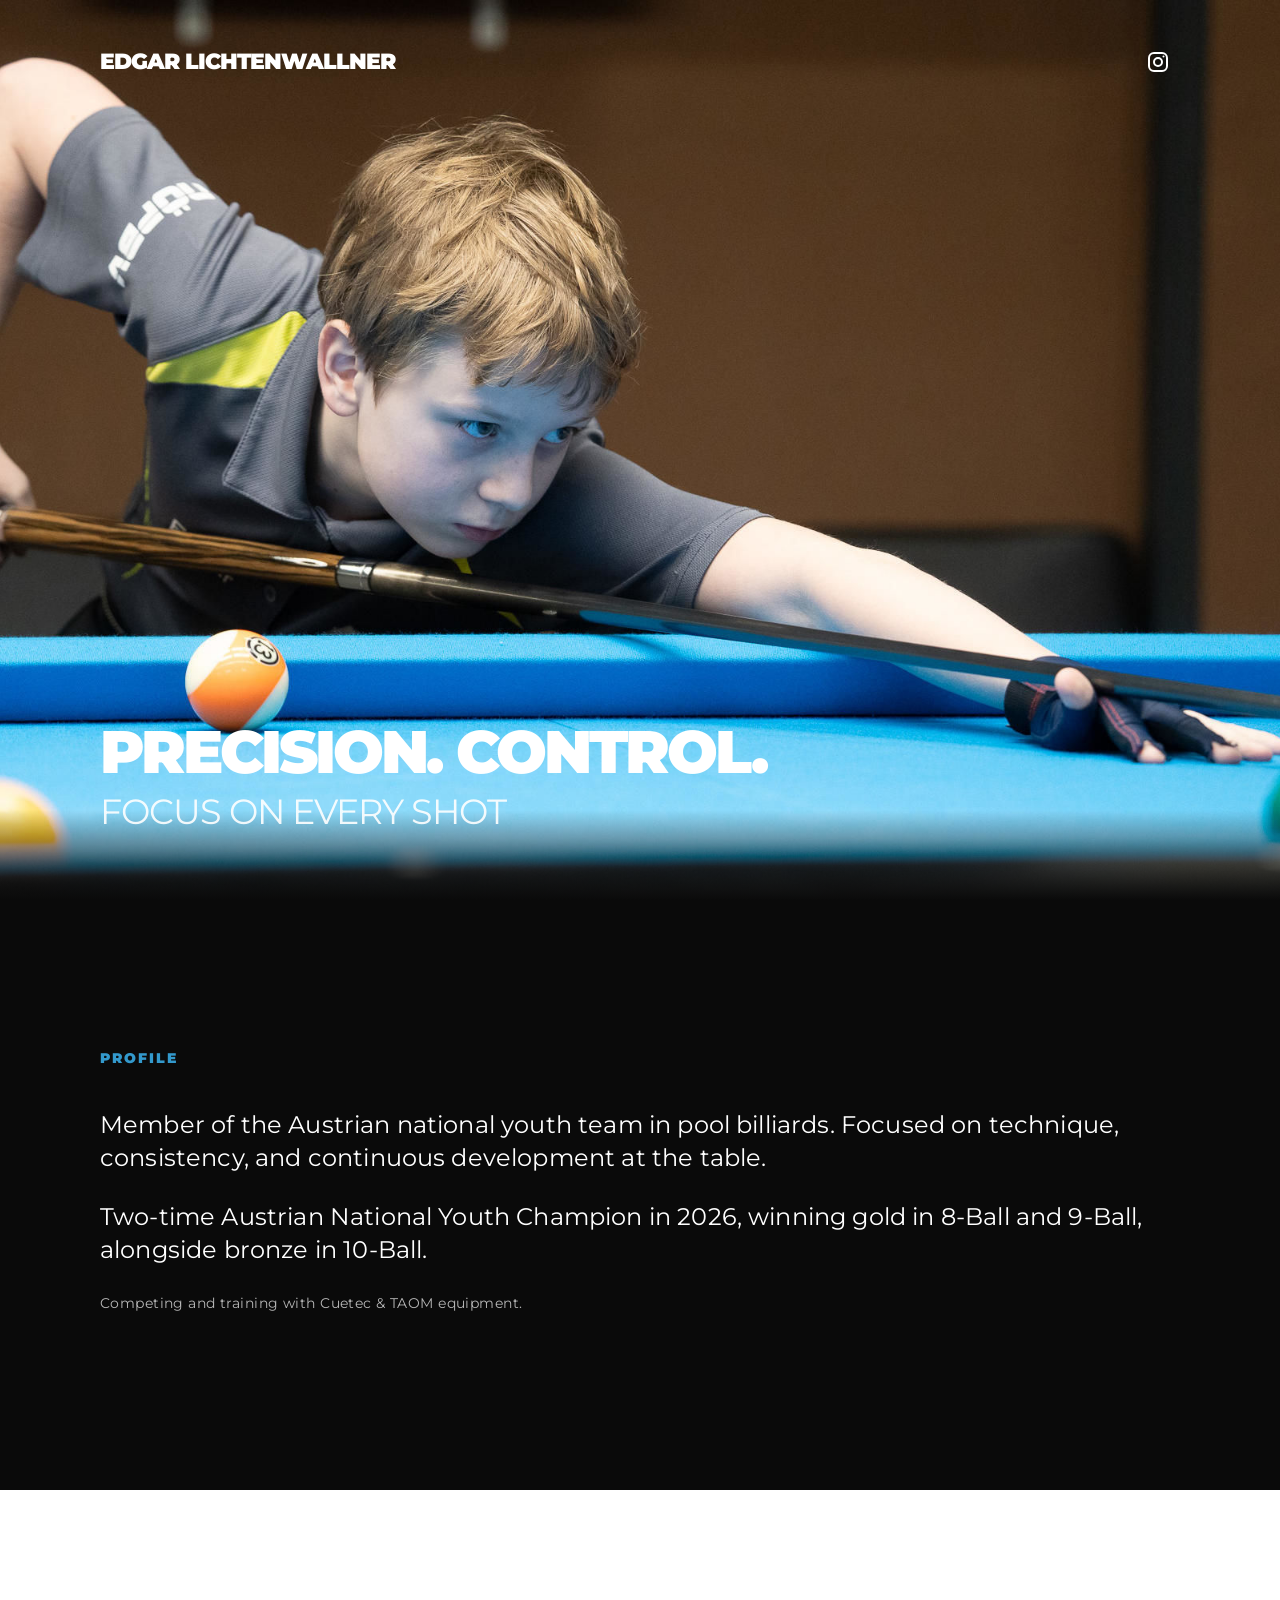
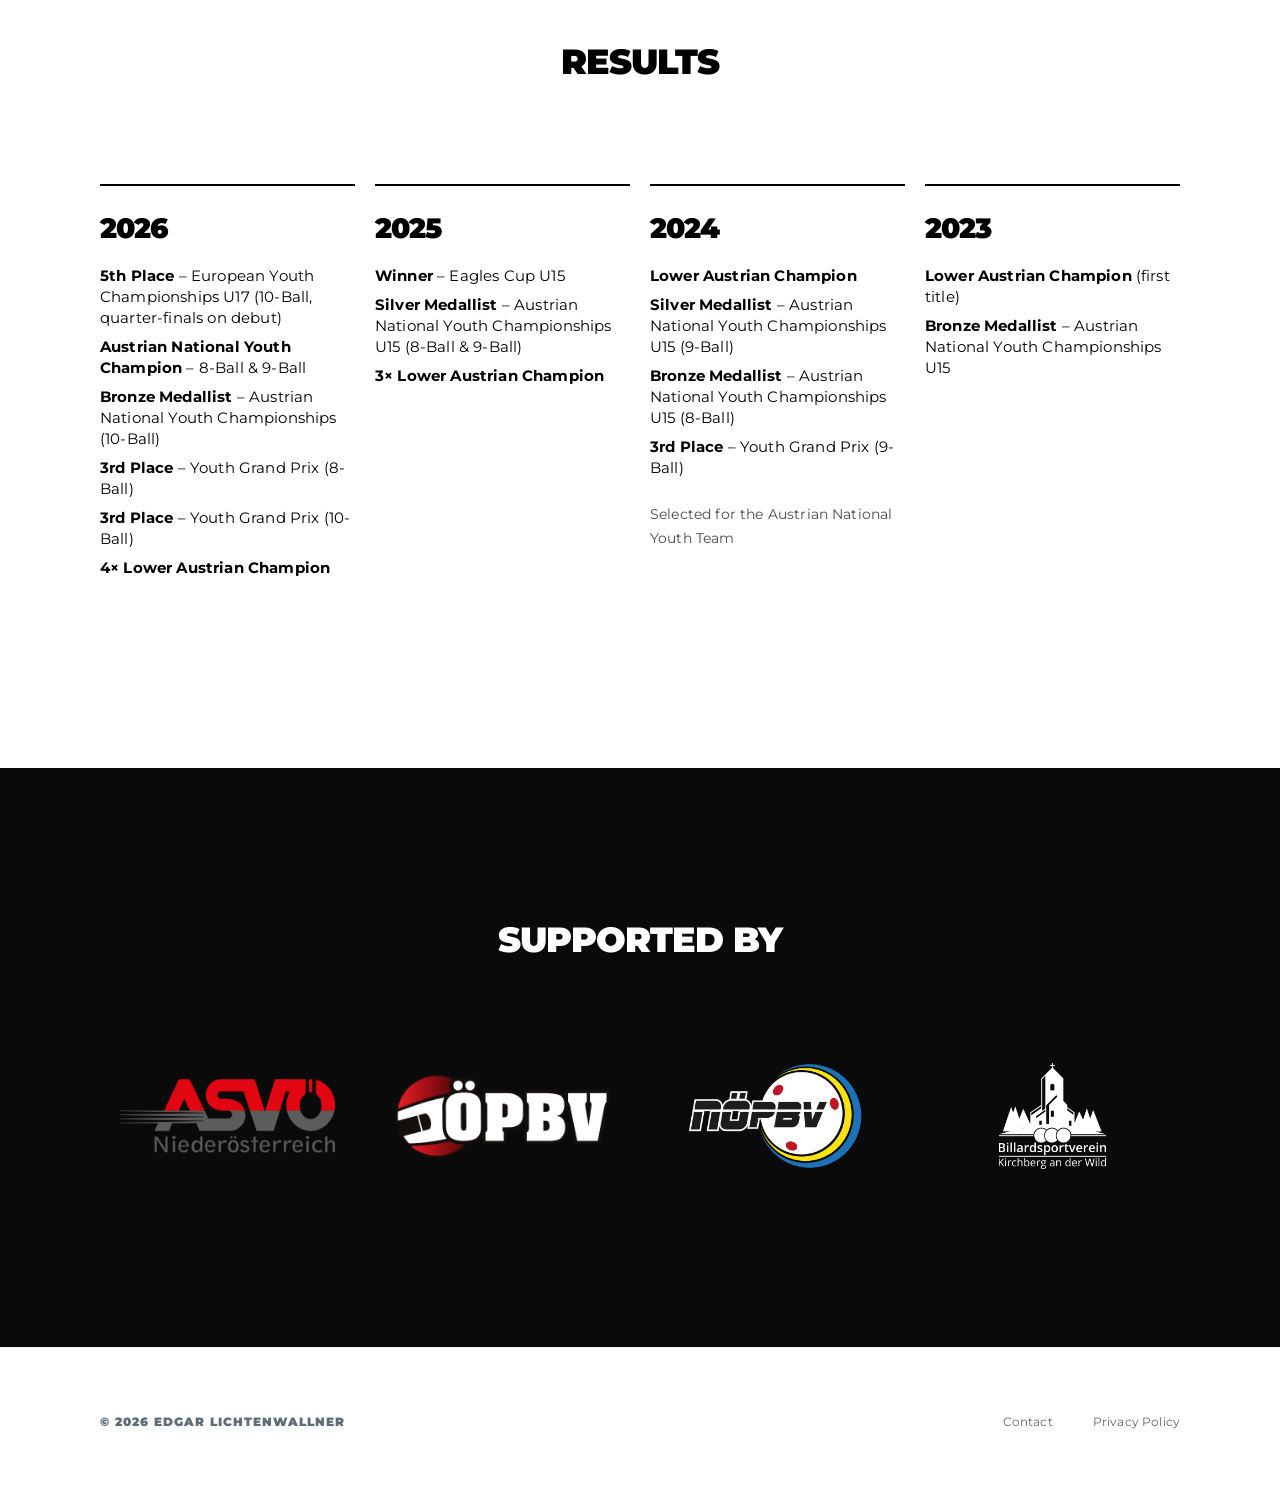
<file: index.html>
<!DOCTYPE html>
<html lang="en">
<head>
    <meta charset="UTF-8">
    <meta name="viewport" content="width=device-width, initial-scale=1.0">
    <title>Edgar Lichtenwallner | Austrian Pool Player</title>
    <meta name="description" content="Edgar Lichtenwallner, Austrian national youth team pool player and two-time Austrian National Youth Champion in 2026. Profile, results and supporters.">
    <link rel="canonical" href="https://edgar-lichtenwallner.at/">
    <link rel="stylesheet" href="assets/fonts/montserrat.css">
    <link rel="stylesheet" href="assets/css/normalize-8.0.1.css">
    <link rel="stylesheet" href="assets/css/milligram-1.4.1.css">
    <link rel="stylesheet" href="style.02.css">

    <meta property="og:type" content="website">
    <meta property="og:title" content="Edgar Lichtenwallner – Austrian Pool Player">
    <meta property="og:description" content="Member of the Austrian national youth team in pool billiards. Focused on precision, consistency and continuous development at the table.">
    <meta property="og:url" content="https://edgar-lichtenwallner.at/">
    <meta property="og:image" content="https://edgar-lichtenwallner.at/images/og-image-02.jpg">

    <meta property="og:image:width" content="1200">
    <meta property="og:image:height" content="630">
    <meta property="og:image:alt" content="Edgar Lichtenwallner playing pool billiards">

    <link rel="icon" type="image/png" href="/images/favicon-96x96.png" sizes="96x96" />
    <link rel="icon" type="image/svg+xml" href="/images/favicon.svg" />
    <link rel="shortcut icon" href="/images/favicon.ico" />
    <link rel="apple-touch-icon" sizes="180x180" href="/images/apple-touch-icon.png" />
    <link rel="manifest" href="/images/site.webmanifest" />
</head>
<body>

<nav class="main-nav">
    <div class="container nav-flex">
        <span class="brand">EDGAR LICHTENWALLNER</span>
        <div class="nav-socials">
            <a href="https://www.instagram.com/edgarlichtenwallner/" target="_blank" rel="noopener" aria-label="Edgar Lichtenwallner on Instagram">
                <svg width="24" height="24" viewBox="0 0 24 24" fill="none" stroke="currentColor" stroke-width="2" aria-hidden="true" focusable="false">
                    <rect x="3" y="3" width="18" height="18" rx="5" />
                    <circle cx="12" cy="12" r="4" />
                    <circle cx="17.5" cy="6.5" r="1" fill="currentColor" stroke="none" />
                </svg>
            </a>
        </div>
    </div>
</nav>

<header class="hero">
    <div class="container hero-container">
        <div class="hero-text">
            <h1 class="main-slogan">
                PRECISION. CONTROL.<br>
                <span class="thin">FOCUS ON EVERY SHOT</span>
            </h1>
        </div>
    </div>
</header>

<main>
    <section id="about" class="section-dark">
        <div class="container">
            <h2 class="section-label-accent">Profile</h2>
            <div class="row">
                <div class="column">
                    <p class="large-text">
                        Member of the Austrian national youth team in pool billiards.
                        Focused on technique, consistency, and continuous development at the table.
                    </p>
                    <p class="large-text">
                        Two-time Austrian National Youth Champion in 2026, winning gold in 8-Ball and 9-Ball, alongside bronze in 10-Ball.
                    </p>
                    <p class="setup-note">
                        Competing and training with Cuetec & TAOM equipment.
                    </p>
                </div>
            </div>
        </div>
    </section>

    <section id="career" class="section-white">
        <div class="container">
            <h2 class="section-label text-center">Results</h2>
            <div class="row">
                <div class="column">
                    <div class="highlight-item">
                        <strong>2026</strong>
                        <ul class="achievement-list">
                            <li><b>5th Place</b> – European Youth Championships U17 (10-Ball, quarter-finals on debut)</li>
                            <li><b>Austrian National Youth Champion</b> – 8-Ball & 9-Ball</li>
                            <li><b>Bronze Medallist</b> – Austrian National Youth Championships (10-Ball)</li>
                            <li><b>3rd Place</b> – Youth Grand Prix (8-Ball)</li>
                            <li><b>3rd Place</b> – Youth Grand Prix (10-Ball)</li>
                            <li><b>4× Lower Austrian Champion</b></li>
                        </ul>
                    </div>
                </div>
                <div class="column">
                    <div class="highlight-item">
                        <strong>2025</strong>
                        <ul class="achievement-list">
                            <li><b>Winner</b> – Eagles Cup U15</li>
                            <li><b>Silver Medallist</b> – Austrian National Youth Championships U15 (8-Ball & 9-Ball)</li>
                            <li><b>3× Lower Austrian Champion</b></li>
                        </ul>
                    </div>
                </div>
                <div class="column">
                    <div class="highlight-item">
                        <strong>2024</strong>
                        <ul class="achievement-list">
                            <li><b>Lower Austrian Champion</b></li>
                            <li><b>Silver Medallist</b> – Austrian National Youth Championships U15 (9-Ball)</li>
                            <li><b>Bronze Medallist</b> – Austrian National Youth Championships U15 (8-Ball)</li>
                            <li><b>3rd Place</b> – Youth Grand Prix (9-Ball)</li>
                        </ul>
                        <div class="milestone">
                            Selected for the Austrian National Youth Team
                        </div>
                    </div>
                </div>
                <div class="column">
                    <div class="highlight-item">
                        <strong>2023</strong>
                        <ul class="achievement-list">
                            <li><b>Lower Austrian Champion</b> (first title)</li>
                            <li><b>Bronze Medallist</b> – Austrian National Youth Championships U15</li>
                        </ul>
                    </div>
                </div>
            </div>
        </div>
    </section>

    <section id="partners" class="section-dark">
        <div class="container">
            <h2 class="section-label-light text-center">Supported By</h2>
            <div class="row partner-grid">
                <div class="column">
                    <a href="https://www.asvoe-noe.at/" target="_blank" rel="noopener">
                        <img src="asvoenoe.png" alt="ASVÖ NÖ"
                             class="partner-logo" width="1024" height="512" loading="lazy" decoding="async">
                    </a>
                </div>
                <div class="column">
                    <a href="https://www.oepbv.at/" target="_blank" rel="noopener">
                        <picture>
                            <source srcset="images/oepbv.webp" type="image/webp">
                            <img src="oepbv.png" alt="ÖPBV" class="partner-logo" width="1024" height="512" loading="lazy" decoding="async">
                        </picture>
                    </a>
                </div>
                <div class="column">
                    <a href="https://www.noebsv.at/sektionen/pool" target="_blank" rel="noopener">
                        <picture>
                            <source srcset="images/noepbv.webp" type="image/webp">
                            <img src="noepbv.png" alt="NÖPBV" class="partner-logo" width="1500" height="750" loading="lazy" decoding="async">
                        </picture>
                    </a>
                </div>
                <div class="column">
                    <a href="https://bv-kirchberg.at/" target="_blank" rel="noopener">
                        <picture>
                            <source srcset="images/bsv-kirchberg.webp" type="image/webp">
                            <img src="bsv-kirchberg.png" alt="BV Kirchberg" class="partner-logo" width="800" height="400" loading="lazy" decoding="async">
                        </picture>
                    </a>
                </div>
            </div>
        </div>
    </section>
</main>

<footer class="site-footer">
    <div class="container">
        <div class="footer-content">
            <div class="footer-left">
                <span class="copyright">&copy; 2026 EDGAR LICHTENWALLNER</span>
            </div>
            <div class="footer-right">
                <ul class="footer-links">
                    <li><a href="mailto:contact@lichtenwallner.at">Contact</a></li>
                    <li><a href="/privacy/">Privacy Policy</a></li>
                </ul>
            </div>
        </div>
    </div>
</footer>
</body>
</html>
</file>
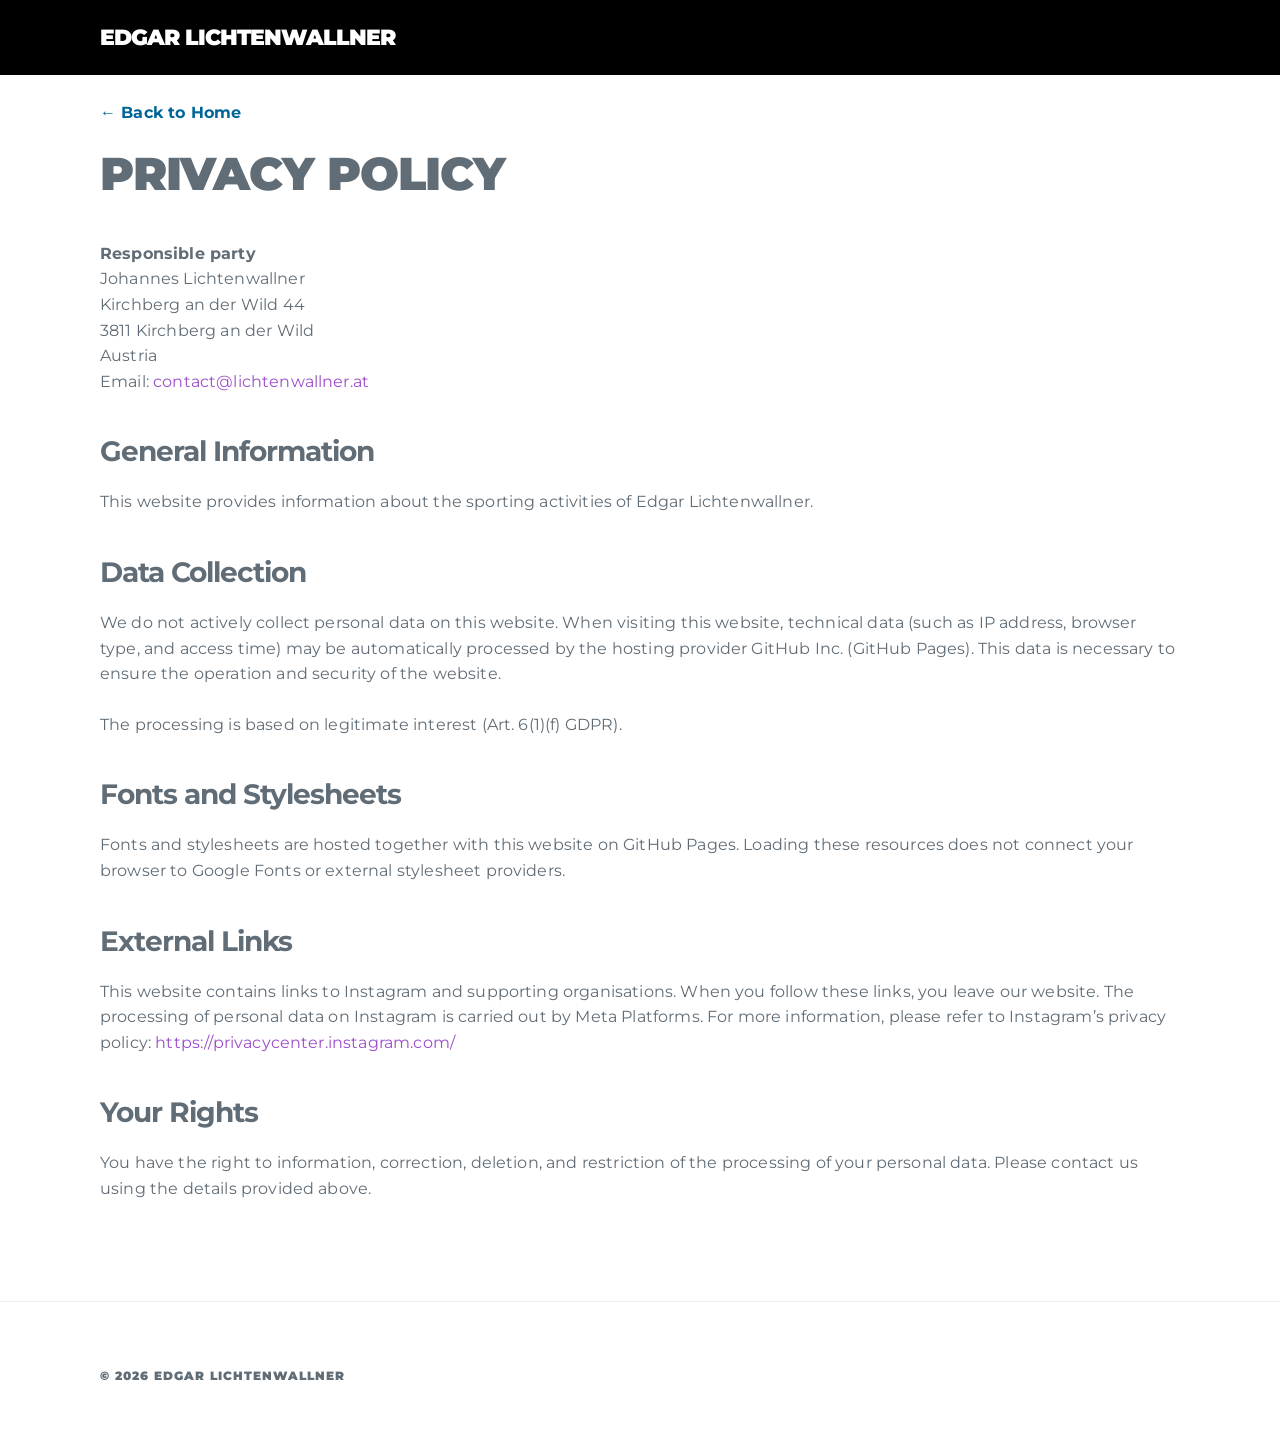
<file: privacy/index.html>
<!DOCTYPE html>
<html lang="en">
<head>
    <meta charset="UTF-8">
    <meta name="viewport" content="width=device-width, initial-scale=1.0">
    <title>Privacy Policy | Edgar Lichtenwallner</title>

    <meta name="description" content="Privacy information for edgar-lichtenwallner.at, including hosting, external links and contact details.">
    <link rel="canonical" href="https://edgar-lichtenwallner.at/privacy/">
    <link rel="stylesheet" href="../assets/fonts/montserrat.css">
    <link rel="stylesheet" href="../assets/css/normalize-8.0.1.css">
    <link rel="stylesheet" href="../assets/css/milligram-1.4.1.css">
    <link rel="stylesheet" href="../style.02.css">

    <style>
        /* Spezifische Anpassung für die schlichte Unterseite */
        body { padding-top: 10rem; }
        .privacy-content { margin-bottom: 10rem; }
        .privacy-content h1 { font-weight: 900; text-transform: uppercase; letter-spacing: -1px; margin-bottom: 4rem; }
        .privacy-content h2 { font-size: 2.8rem; font-weight: 700; margin-top: 4rem; }
        .back-link { display: inline-block; margin-bottom: 2rem; color: #006699; font-weight: 700; text-decoration: none; }
    </style>
</head>
<body>

<nav class="main-nav" style="background-color: #000; padding: 2rem 0;">
    <div class="container nav-flex">
        <a href="../" class="brand">EDGAR LICHTENWALLNER</a>
    </div>
</nav>

<main class="container privacy-content">
    <a href="../" class="back-link">&larr; Back to Home</a>

    <h1>Privacy Policy</h1>

    <p><strong>Responsible party</strong><br>
        Johannes Lichtenwallner<br>
        Kirchberg an der Wild 44<br>
        3811 Kirchberg an der Wild<br>
        Austria<br>
        Email: <a href="mailto:contact@lichtenwallner.at">contact@lichtenwallner.at</a>
    </p>

    <h2>General Information</h2>
    <p>
        This website provides information about the sporting activities of Edgar Lichtenwallner.
    </p>

    <h2>Data Collection</h2>
    <p>
        We do not actively collect personal data on this website.
        When visiting this website, technical data (such as IP address, browser type, and access time)
        may be automatically processed by the hosting provider GitHub Inc. (GitHub Pages).
        This data is necessary to ensure the operation and security of the website.
    </p>
    <p>
        The processing is based on legitimate interest (Art. 6(1)(f) GDPR).
    </p>

    <h2>Fonts and Stylesheets</h2>
    <p>
        Fonts and stylesheets are hosted together with this website on GitHub Pages.
        Loading these resources does not connect your browser to Google Fonts or external stylesheet providers.
    </p>

    <h2>External Links</h2>
    <p>
        This website contains links to Instagram and supporting organisations. When you follow these links, you leave our website.
        The processing of personal data on Instagram is carried out by Meta Platforms.
        For more information, please refer to Instagram’s privacy policy:
        <a href="https://privacycenter.instagram.com/" target="_blank" rel="noopener">https://privacycenter.instagram.com/</a>
    </p>

    <h2>Your Rights</h2>
    <p>
        You have the right to information, correction, deletion, and restriction of the processing of your personal data.
        Please contact us using the details provided above.
    </p>
</main>

<footer class="site-footer">
    <div class="container">
        <div class="footer-content">
            <div class="footer-left">
                <span class="copyright">&copy; 2026 EDGAR LICHTENWALLNER</span>
            </div>
        </div>
    </div>
</footer>

</body>
</html>
</file>
<file: assets/fonts/montserrat.css>
/* Montserrat, SIL Open Font License 1.1; see OFL.txt. */
/* latin-ext */
@font-face {
  font-family: 'Montserrat';
  font-style: normal;
  font-weight: 400 900;
  font-display: swap;
  src: url(montserrat-latin-ext.woff2) format('woff2');
  unicode-range: U+0100-02BA, U+02BD-02C5, U+02C7-02CC, U+02CE-02D7, U+02DD-02FF, U+0304, U+0308, U+0329, U+1D00-1DBF, U+1E00-1E9F, U+1EF2-1EFF, U+2020, U+20A0-20AB, U+20AD-20C4, U+2113, U+2C60-2C7F, U+A720-A7FF;
}

/* latin */
@font-face {
  font-family: 'Montserrat';
  font-style: normal;
  font-weight: 400 900;
  font-display: swap;
  src: url(montserrat-latin.woff2) format('woff2');
  unicode-range: U+0000-00FF, U+0131, U+0152-0153, U+02BB-02BC, U+02C6, U+02DA, U+02DC, U+0304, U+0308, U+0329, U+2000-206F, U+20AC, U+2122, U+2191, U+2193, U+2212, U+2215, U+FEFF, U+FFFD;
}
</file>
<file: assets/css/milligram-1.4.1.css>
/*!
  * Milligram v1.4.1
  * https://milligram.io
  *
  * Copyright (c) 2020 CJ Patoilo
  * Licensed under the MIT license
 */

*,
*:after,
*:before {
  box-sizing: inherit;
}

html {
  box-sizing: border-box;
  font-size: 62.5%;
}

body {
  color: #606c76;
  font-family: 'Roboto', 'Helvetica Neue', 'Helvetica', 'Arial', sans-serif;
  font-size: 1.6em;
  font-weight: 300;
  letter-spacing: .01em;
  line-height: 1.6;
}

blockquote {
  border-left: 0.3rem solid #d1d1d1;
  margin-left: 0;
  margin-right: 0;
  padding: 1rem 1.5rem;
}

blockquote *:last-child {
  margin-bottom: 0;
}

.button,
button,
input[type='button'],
input[type='reset'],
input[type='submit'] {
  background-color: #9b4dca;
  border: 0.1rem solid #9b4dca;
  border-radius: .4rem;
  color: #fff;
  cursor: pointer;
  display: inline-block;
  font-size: 1.1rem;
  font-weight: 700;
  height: 3.8rem;
  letter-spacing: .1rem;
  line-height: 3.8rem;
  padding: 0 3.0rem;
  text-align: center;
  text-decoration: none;
  text-transform: uppercase;
  white-space: nowrap;
}

.button:focus, .button:hover,
button:focus,
button:hover,
input[type='button']:focus,
input[type='button']:hover,
input[type='reset']:focus,
input[type='reset']:hover,
input[type='submit']:focus,
input[type='submit']:hover {
  background-color: #606c76;
  border-color: #606c76;
  color: #fff;
  outline: 0;
}

.button[disabled],
button[disabled],
input[type='button'][disabled],
input[type='reset'][disabled],
input[type='submit'][disabled] {
  cursor: default;
  opacity: .5;
}

.button[disabled]:focus, .button[disabled]:hover,
button[disabled]:focus,
button[disabled]:hover,
input[type='button'][disabled]:focus,
input[type='button'][disabled]:hover,
input[type='reset'][disabled]:focus,
input[type='reset'][disabled]:hover,
input[type='submit'][disabled]:focus,
input[type='submit'][disabled]:hover {
  background-color: #9b4dca;
  border-color: #9b4dca;
}

.button.button-outline,
button.button-outline,
input[type='button'].button-outline,
input[type='reset'].button-outline,
input[type='submit'].button-outline {
  background-color: transparent;
  color: #9b4dca;
}

.button.button-outline:focus, .button.button-outline:hover,
button.button-outline:focus,
button.button-outline:hover,
input[type='button'].button-outline:focus,
input[type='button'].button-outline:hover,
input[type='reset'].button-outline:focus,
input[type='reset'].button-outline:hover,
input[type='submit'].button-outline:focus,
input[type='submit'].button-outline:hover {
  background-color: transparent;
  border-color: #606c76;
  color: #606c76;
}

.button.button-outline[disabled]:focus, .button.button-outline[disabled]:hover,
button.button-outline[disabled]:focus,
button.button-outline[disabled]:hover,
input[type='button'].button-outline[disabled]:focus,
input[type='button'].button-outline[disabled]:hover,
input[type='reset'].button-outline[disabled]:focus,
input[type='reset'].button-outline[disabled]:hover,
input[type='submit'].button-outline[disabled]:focus,
input[type='submit'].button-outline[disabled]:hover {
  border-color: inherit;
  color: #9b4dca;
}

.button.button-clear,
button.button-clear,
input[type='button'].button-clear,
input[type='reset'].button-clear,
input[type='submit'].button-clear {
  background-color: transparent;
  border-color: transparent;
  color: #9b4dca;
}

.button.button-clear:focus, .button.button-clear:hover,
button.button-clear:focus,
button.button-clear:hover,
input[type='button'].button-clear:focus,
input[type='button'].button-clear:hover,
input[type='reset'].button-clear:focus,
input[type='reset'].button-clear:hover,
input[type='submit'].button-clear:focus,
input[type='submit'].button-clear:hover {
  background-color: transparent;
  border-color: transparent;
  color: #606c76;
}

.button.button-clear[disabled]:focus, .button.button-clear[disabled]:hover,
button.button-clear[disabled]:focus,
button.button-clear[disabled]:hover,
input[type='button'].button-clear[disabled]:focus,
input[type='button'].button-clear[disabled]:hover,
input[type='reset'].button-clear[disabled]:focus,
input[type='reset'].button-clear[disabled]:hover,
input[type='submit'].button-clear[disabled]:focus,
input[type='submit'].button-clear[disabled]:hover {
  color: #9b4dca;
}

code {
  background: #f4f5f6;
  border-radius: .4rem;
  font-size: 86%;
  margin: 0 .2rem;
  padding: .2rem .5rem;
  white-space: nowrap;
}

pre {
  background: #f4f5f6;
  border-left: 0.3rem solid #9b4dca;
  overflow-y: hidden;
}

pre > code {
  border-radius: 0;
  display: block;
  padding: 1rem 1.5rem;
  white-space: pre;
}

hr {
  border: 0;
  border-top: 0.1rem solid #f4f5f6;
  margin: 3.0rem 0;
}

input[type='color'],
input[type='date'],
input[type='datetime'],
input[type='datetime-local'],
input[type='email'],
input[type='month'],
input[type='number'],
input[type='password'],
input[type='search'],
input[type='tel'],
input[type='text'],
input[type='url'],
input[type='week'],
input:not([type]),
textarea,
select {
  -webkit-appearance: none;
  background-color: transparent;
  border: 0.1rem solid #d1d1d1;
  border-radius: .4rem;
  box-shadow: none;
  box-sizing: inherit;
  height: 3.8rem;
  padding: .6rem 1.0rem .7rem;
  width: 100%;
}

input[type='color']:focus,
input[type='date']:focus,
input[type='datetime']:focus,
input[type='datetime-local']:focus,
input[type='email']:focus,
input[type='month']:focus,
input[type='number']:focus,
input[type='password']:focus,
input[type='search']:focus,
input[type='tel']:focus,
input[type='text']:focus,
input[type='url']:focus,
input[type='week']:focus,
input:not([type]):focus,
textarea:focus,
select:focus {
  border-color: #9b4dca;
  outline: 0;
}

select {
  background: url('data:image/svg+xml;utf8,<svg xmlns="http://www.w3.org/2000/svg" viewBox="0 0 30 8" width="30"><path fill="%23d1d1d1" d="M0,0l6,8l6-8"/></svg>') center right no-repeat;
  padding-right: 3.0rem;
}

select:focus {
  background-image: url('data:image/svg+xml;utf8,<svg xmlns="http://www.w3.org/2000/svg" viewBox="0 0 30 8" width="30"><path fill="%239b4dca" d="M0,0l6,8l6-8"/></svg>');
}

select[multiple] {
  background: none;
  height: auto;
}

textarea {
  min-height: 6.5rem;
}

label,
legend {
  display: block;
  font-size: 1.6rem;
  font-weight: 700;
  margin-bottom: .5rem;
}

fieldset {
  border-width: 0;
  padding: 0;
}

input[type='checkbox'],
input[type='radio'] {
  display: inline;
}

.label-inline {
  display: inline-block;
  font-weight: normal;
  margin-left: .5rem;
}

.container {
  margin: 0 auto;
  max-width: 112.0rem;
  padding: 0 2.0rem;
  position: relative;
  width: 100%;
}

.row {
  display: flex;
  flex-direction: column;
  padding: 0;
  width: 100%;
}

.row.row-no-padding {
  padding: 0;
}

.row.row-no-padding > .column {
  padding: 0;
}

.row.row-wrap {
  flex-wrap: wrap;
}

.row.row-top {
  align-items: flex-start;
}

.row.row-bottom {
  align-items: flex-end;
}

.row.row-center {
  align-items: center;
}

.row.row-stretch {
  align-items: stretch;
}

.row.row-baseline {
  align-items: baseline;
}

.row .column {
  display: block;
  flex: 1 1 auto;
  margin-left: 0;
  max-width: 100%;
  width: 100%;
}

.row .column.column-offset-10 {
  margin-left: 10%;
}

.row .column.column-offset-20 {
  margin-left: 20%;
}

.row .column.column-offset-25 {
  margin-left: 25%;
}

.row .column.column-offset-33, .row .column.column-offset-34 {
  margin-left: 33.3333%;
}

.row .column.column-offset-40 {
  margin-left: 40%;
}

.row .column.column-offset-50 {
  margin-left: 50%;
}

.row .column.column-offset-60 {
  margin-left: 60%;
}

.row .column.column-offset-66, .row .column.column-offset-67 {
  margin-left: 66.6666%;
}

.row .column.column-offset-75 {
  margin-left: 75%;
}

.row .column.column-offset-80 {
  margin-left: 80%;
}

.row .column.column-offset-90 {
  margin-left: 90%;
}

.row .column.column-10 {
  flex: 0 0 10%;
  max-width: 10%;
}

.row .column.column-20 {
  flex: 0 0 20%;
  max-width: 20%;
}

.row .column.column-25 {
  flex: 0 0 25%;
  max-width: 25%;
}

.row .column.column-33, .row .column.column-34 {
  flex: 0 0 33.3333%;
  max-width: 33.3333%;
}

.row .column.column-40 {
  flex: 0 0 40%;
  max-width: 40%;
}

.row .column.column-50 {
  flex: 0 0 50%;
  max-width: 50%;
}

.row .column.column-60 {
  flex: 0 0 60%;
  max-width: 60%;
}

.row .column.column-66, .row .column.column-67 {
  flex: 0 0 66.6666%;
  max-width: 66.6666%;
}

.row .column.column-75 {
  flex: 0 0 75%;
  max-width: 75%;
}

.row .column.column-80 {
  flex: 0 0 80%;
  max-width: 80%;
}

.row .column.column-90 {
  flex: 0 0 90%;
  max-width: 90%;
}

.row .column .column-top {
  align-self: flex-start;
}

.row .column .column-bottom {
  align-self: flex-end;
}

.row .column .column-center {
  align-self: center;
}

@media (min-width: 40rem) {
  .row {
    flex-direction: row;
    margin-left: -1.0rem;
    width: calc(100% + 2.0rem);
  }
  .row .column {
    margin-bottom: inherit;
    padding: 0 1.0rem;
  }
}

a {
  color: #9b4dca;
  text-decoration: none;
}

a:focus, a:hover {
  color: #606c76;
}

dl,
ol,
ul {
  list-style: none;
  margin-top: 0;
  padding-left: 0;
}

dl dl,
dl ol,
dl ul,
ol dl,
ol ol,
ol ul,
ul dl,
ul ol,
ul ul {
  font-size: 90%;
  margin: 1.5rem 0 1.5rem 3.0rem;
}

ol {
  list-style: decimal inside;
}

ul {
  list-style: circle inside;
}

.button,
button,
dd,
dt,
li {
  margin-bottom: 1.0rem;
}

fieldset,
input,
select,
textarea {
  margin-bottom: 1.5rem;
}

blockquote,
dl,
figure,
form,
ol,
p,
pre,
table,
ul {
  margin-bottom: 2.5rem;
}

table {
  border-spacing: 0;
  display: block;
  overflow-x: auto;
  text-align: left;
  width: 100%;
}

td,
th {
  border-bottom: 0.1rem solid #e1e1e1;
  padding: 1.2rem 1.5rem;
}

td:first-child,
th:first-child {
  padding-left: 0;
}

td:last-child,
th:last-child {
  padding-right: 0;
}

@media (min-width: 40rem) {
  table {
    display: table;
    overflow-x: initial;
  }
}

b,
strong {
  font-weight: bold;
}

p {
  margin-top: 0;
}

h1,
h2,
h3,
h4,
h5,
h6 {
  font-weight: 300;
  letter-spacing: -.1rem;
  margin-bottom: 2.0rem;
  margin-top: 0;
}

h1 {
  font-size: 4.6rem;
  line-height: 1.2;
}

h2 {
  font-size: 3.6rem;
  line-height: 1.25;
}

h3 {
  font-size: 2.8rem;
  line-height: 1.3;
}

h4 {
  font-size: 2.2rem;
  letter-spacing: -.08rem;
  line-height: 1.35;
}

h5 {
  font-size: 1.8rem;
  letter-spacing: -.05rem;
  line-height: 1.5;
}

h6 {
  font-size: 1.6rem;
  letter-spacing: 0;
  line-height: 1.4;
}

img {
  max-width: 100%;
}

.clearfix:after {
  clear: both;
  content: ' ';
  display: table;
}

.float-left {
  float: left;
}

.float-right {
  float: right;
}

/*# sourceMappingURL=milligram.css.map */
</file>
<file: style.02.css>
:root {
    --tournament-blue: #006699;
    --accent-on-dark: #3399cc;
    --black: #000000;
    --white: #ffffff;
    --grey: #666666;
    --dark-bg: #0a0a0a; /* Sehr tiefes Schwarz für maximalen Kontrast */
}

body {
    background-color: var(--white);
    font-family: 'Montserrat', sans-serif;
    margin: 0;
    padding: 0;
}

/* Navigation */
.main-nav {
    position: absolute;
    top: 0;
    left: 0;
    width: 100%;
    padding: 4rem 0;
    z-index: 10;
}

.nav-flex {
    display: flex;
    justify-content: space-between;
    align-items: center;
}

.brand {
    font-weight: 900;
    font-size: 2.2rem;
    letter-spacing: -1px;
    color: var(--white);
}

.nav-socials a {
    display: inline-flex;
    align-items: center;
    justify-content: center;
    min-width: 44px;
    min-height: 44px;
    color: var(--white);
    font-size: 2.4rem;
    transition: color 0.3s ease;
}

.nav-socials a:hover {
    color: var(--accent-on-dark);
}

a:focus-visible {
    outline: 2px solid currentColor;
    outline-offset: 4px;
}

/* Hero Section */

.hero {
    height: 100vh;
    height: 100svh;
    /* Erst der Gradient (liegt oben), dann das Bild (liegt unten) */
    background:
            linear-gradient(to bottom, rgba(10, 10, 10, 0) 90%, rgba(10, 10, 10, 1) 100%),
            url('images/hero-bg.jpg') no-repeat center center;
    background-size: cover;
    display: flex;
    align-items: flex-end;
    padding-bottom: 8vh;
    position: relative;
}


.main-slogan {
    color: var(--white);
    font-weight: 900;
    font-size: 6rem;
    line-height: 0.85;
    letter-spacing: -3px;
    margin: 0;
    text-transform: uppercase;
}

.main-slogan .thin {
    font-weight: 400;
    font-size: 3.5rem;
    letter-spacing: -1px;
    opacity: 0.9;
}

/* Section Logic */
section {
    padding: 15rem 0;
    width: 100%;
}

.section-white { background-color: var(--white); color: var(--black); }
.section-dark { background-color: var(--dark-bg); color: var(--white); }

/* Typography & Accents */
.section-label {
    font-weight: 900;
    font-size: 3.5rem;
    text-transform: uppercase;
    letter-spacing: -1px;
    margin-bottom: 8rem;
}

.section-label-accent {
    color: var(--accent-on-dark);
    font-weight: 900;
    font-size: 1.4rem;
    text-transform: uppercase;
    letter-spacing: 2px;
    margin-bottom: 4rem;
    display: block;
}

.section-label-light {
    color: var(--white);
    font-weight: 900;
    font-size: 3.5rem;
    text-transform: uppercase;
    letter-spacing: -1px;
    margin-bottom: 8rem;
}

.large-text {
    font-size: 2.4rem;
    line-height: 1.4;
    font-weight: 400;
}

.text-center { text-align: center; }

/* Career Grid Highlights */
#career .row {
    display: grid;
    grid-template-columns: 1fr;
    column-gap: 2rem;
    margin-left: 0;
    width: 100%;
}

#career .row > .column {
    padding: 0;
    min-width: 0;
}

.highlight-item {
    border-top: 2px solid var(--black);
    padding-top: 2rem;
    margin-top: 2rem;
    margin-bottom: 4rem;
}

.highlight-item strong {
    font-size: 2.8rem;
    font-weight: 900;
    letter-spacing: -1px;
    display: block;
    color: var(--black);
    margin-bottom: 1rem;
}

/* Career Highlights Liste - Absolut Minimalistisch */
.achievement-list {
    list-style: none;
    margin-left: 0;
    margin-top: 1.5rem;
    padding-left: 0; /* Sicherstellen, dass nichts eingerückt ist */
}

.achievement-list li {
    font-size: 1.5rem;
    line-height: 1.4;
    margin-bottom: 0.8rem; /* Etwas mehr Luft zum Atmen ohne Strich */
    color: var(--black);   /* Voller Kontrast */
    font-weight: 400;
    text-transform: none;  /* Falls Milligram hier transformieren will */
}

/* Partner Grid */
.partner-logo {
    max-width: 100%;
    height: auto;
    transition: transform 0.4s ease;
    padding: 2rem;
}

.partner-logo:hover {
    transform: scale(1.05);
}

/* Footer */
.site-footer {
    padding: 6rem 0;
    background-color: var(--white);
    border-top: 1px solid #eee;
}

.footer-content {
    display: flex;
    justify-content: space-between;
    align-items: center;
}

.copyright {
    font-weight: 900;
    font-size: 1.2rem;
    letter-spacing: 1px;
}

.footer-links {
    list-style: none;
    display: flex;
    margin: 0;
}

.footer-links li { margin-left: 4rem; margin-bottom: 0; }
.footer-links a { color: var(--grey); font-size: 1.2rem; text-decoration: none; }
.footer-links a:hover { color: var(--tournament-blue); }

/* Responsive */

@media (min-width: 640px) {
    #career .row { grid-template-columns: repeat(2, minmax(0, 1fr)); }
}

@media (min-width: 1024px) {
    #career .row { grid-template-columns: repeat(4, minmax(0, 1fr)); }
}

@media (max-width: 600px) {
    .hero { background-position: center, 35% center; }
    .brand { font-size: clamp(1.6rem, 5.5vw, 2.2rem); }
    .main-slogan { font-size: 4rem; }
    .main-slogan .thin { font-size: 2.2rem; }
    section { padding: 8rem 0; }
    .large-text { font-size: 1.8rem; }
    .footer-content { flex-direction: column; gap: 2rem; }
    .footer-links { padding: 0; justify-content: center; }
    .footer-links li { margin: 0 1.5rem; }
}

@media (prefers-reduced-motion: reduce) {
    .partner-logo { transition: none; }
    .partner-logo:hover { transform: none; }
}

.milestone {
    margin-top: 0.75rem;
    font-size: 0.9em;
    opacity: 0.7;
}

.setup-note {
    margin-top: 2rem;
    font-size: 0.9em;
    opacity: 0.7;
    letter-spacing: 0.03em;
}
</file>
